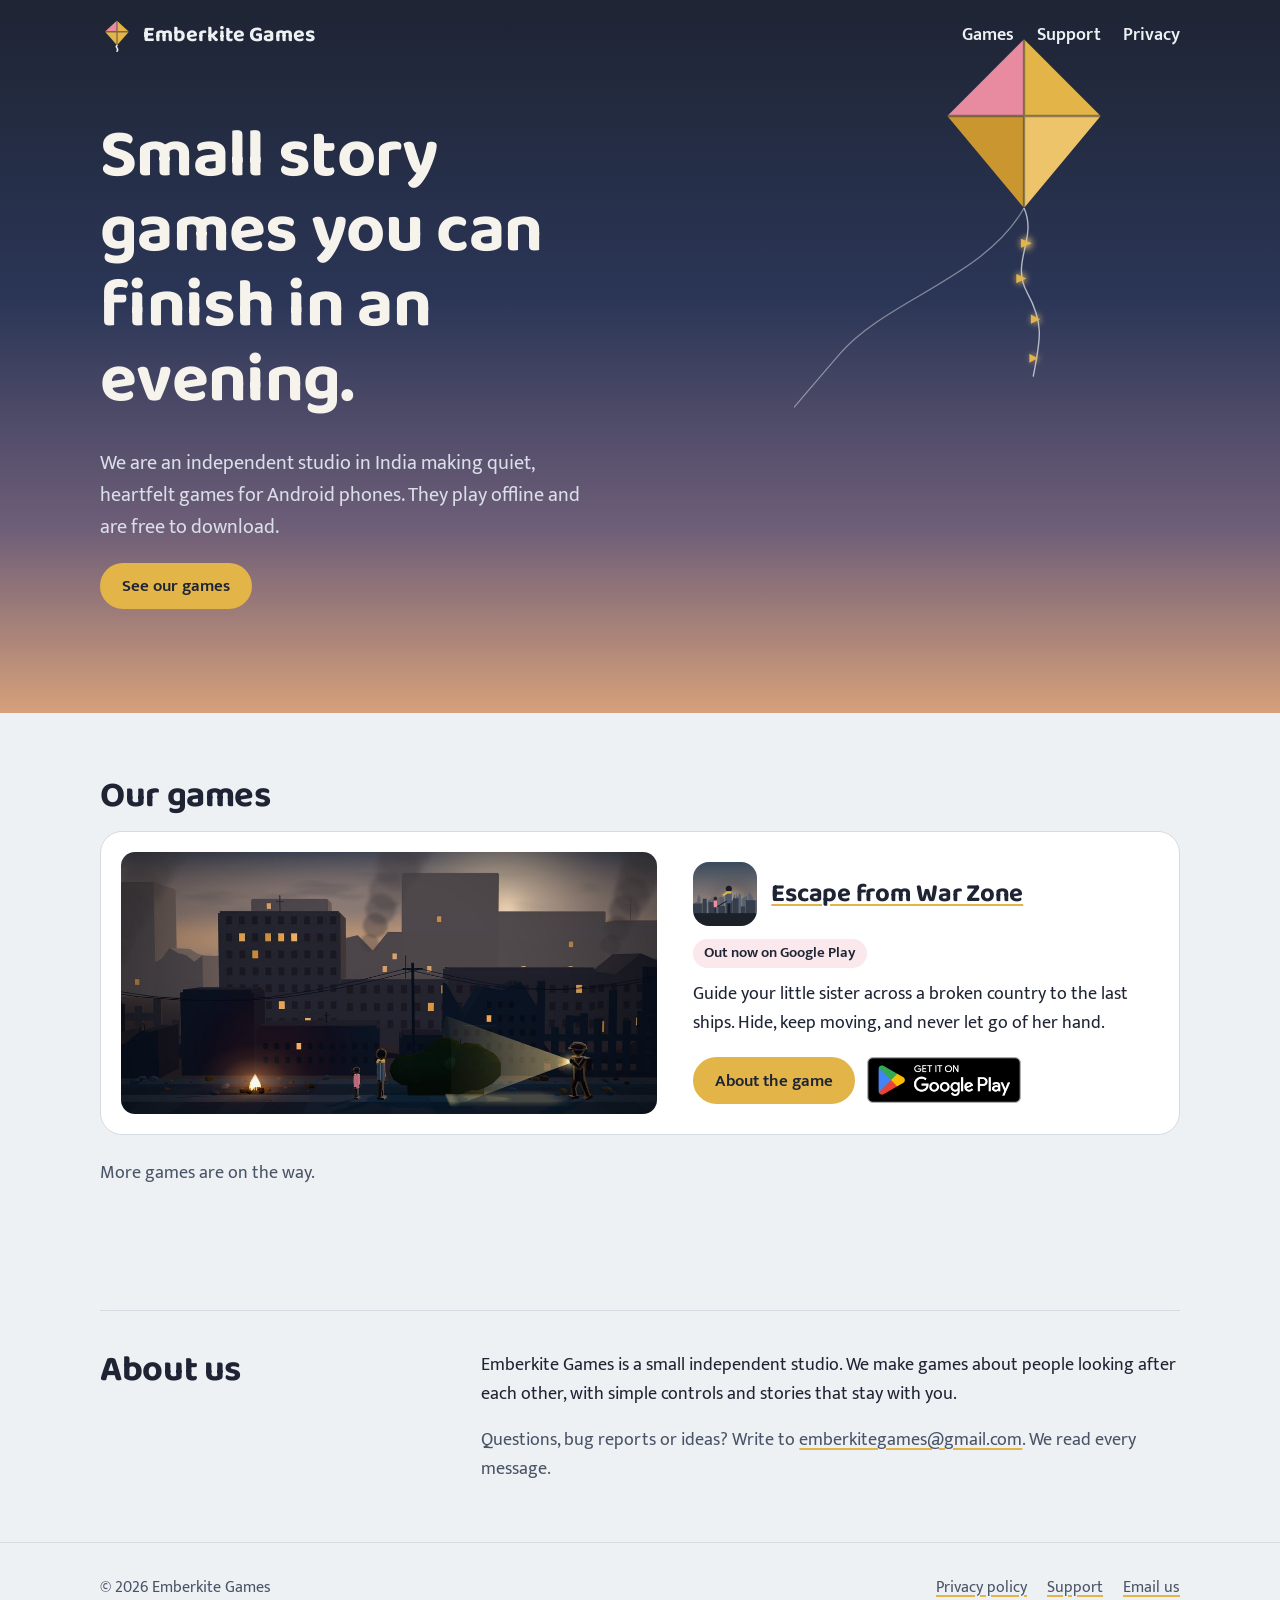
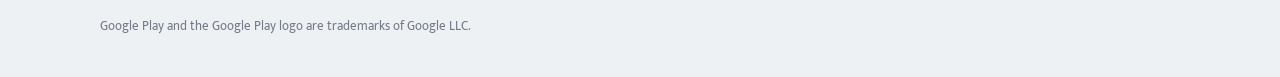
<file: index.html>
<!DOCTYPE html>
<html lang="en">
<head>
<meta charset="utf-8">
<meta name="viewport" content="width=device-width, initial-scale=1">
<title>Emberkite Games</title>
<meta name="description" content="Emberkite Games is an independent studio in India making small, heartfelt story games for Android phones.">
<link rel="icon" href="assets/img/favicon.svg" type="image/svg+xml">
<link rel="apple-touch-icon" href="assets/img/apple-touch-icon.png">
<link rel="stylesheet" href="assets/css/site.css">
<meta property="og:title" content="Emberkite Games">
<meta property="og:description" content="Small story games you can finish in an evening.">
<meta property="og:image" content="https://emberkitegames.github.io/assets/img/og-image.jpg">
<meta name="twitter:card" content="summary_large_image">
</head>
<body>
<a class="skip" href="#main">Skip to content</a>

<div class="hero">
  <header class="site-header on-dusk">
    <div class="wrap">
      <a class="brand" href="./">
        <svg viewBox="0 0 40 40" aria-hidden="true"><path d="M20 2 L34 15 L20 31 L6 15 Z" fill="#E3B448"/><path d="M20 2 L6 15 L20 15 Z" fill="#E98BA0"/><path d="M20 2V31M6 15H34" stroke="#1E2433" stroke-width="1.5" opacity=".5"/><path d="M20 31c-3 2 3 4 0 7" stroke="currentColor" stroke-width="1.8" fill="none" stroke-linecap="round"/></svg>
        Emberkite Games
      </a>
      <nav class="nav" aria-label="Main">
        <a href="#games">Games</a>
        <a href="support.html">Support</a>
        <a href="privacy-policy.html">Privacy</a>
      </nav>
    </div>
  </header>

  <svg class="hero-kite" viewBox="0 0 600 520" aria-hidden="true">
    <defs>
      <filter id="glow" x="-50%" y="-50%" width="200%" height="200%"><feGaussianBlur stdDeviation="5"/></filter>
    </defs>
    <path d="M300 240 C 250 330, 120 360, 60 430 S -10 510, -30 540" fill="none" stroke="#EEF1F4" stroke-opacity=".45" stroke-width="1.6"/>
    <g class="kite-tail">
      <path d="M300 240 C 318 280, 282 310, 304 350 S 322 410, 312 460" fill="none" stroke="#EEF1F4" stroke-opacity=".7" stroke-width="1.8"/>
      <g fill="#FFD27A" filter="url(#glow)" opacity=".9">
        <circle cx="303" cy="286" r="7"/><circle cx="296" cy="332" r="6"/><circle cx="315" cy="385" r="5"/><circle cx="313" cy="436" r="4"/>
      </g>
      <g fill="#E3B448">
        <path d="M296 280 l14 6 -14 6 z"/><path d="M290 326 l13 6 -13 6 z"/><path d="M309 379 l12 6 -12 6 z"/><path d="M307 430 l11 6 -11 6 z"/>
      </g>
    </g>
    <g class="kite-body">
      <path d="M300 20 L400 120 L300 120 Z" fill="#E3B448"/>
      <path d="M300 20 L200 120 L300 120 Z" fill="#E98BA0"/>
      <path d="M200 120 L300 240 L300 120 Z" fill="#C9962F"/>
      <path d="M400 120 L300 240 L300 120 Z" fill="#EDC46A"/>
      <path d="M300 20 V240 M200 120 H400" stroke="#1E2433" stroke-opacity=".45" stroke-width="3"/>
    </g>
  </svg>

  <div class="wrap">
    <div class="hero-inner">
      <h1>Small story games you can finish in an evening.</h1>
      <p>We are an independent studio in India making quiet, heartfelt games for Android phones. They play offline and are free to download.</p>
      <div class="btn-row">
        <a class="btn" href="#games">See our games</a>
      </div>
    </div>
  </div>
</div>

<main id="main">
  <section class="section" id="games" aria-labelledby="games-title">
    <div class="wrap">
      <h2 id="games-title">Our games</h2>

      <!-- GAME START: Escape from War Zone. To add a new game, copy everything from GAME START to GAME END and edit it. -->
      <article class="game">
        <a class="game-art" href="games/escape-from-war-zone.html" tabindex="-1" aria-hidden="true">
          <img src="assets/img/games/escape-from-war-zone/feature.jpg" alt="" width="1024" height="500">
        </a>
        <div class="game-text">
          <div class="game-title">
            <img src="assets/img/games/escape-from-war-zone/icon.png" alt="" width="64" height="64">
            <h3><a href="games/escape-from-war-zone.html">Escape from War Zone</a></h3>
          </div>
          <span class="status">Out now on Google Play</span>
          <p>Guide your little sister across a broken country to the last ships. Hide, keep moving, and never let go of her hand.</p>
          <div class="btn-row">
            <a class="btn" href="games/escape-from-war-zone.html">About the game</a>
            <a class="play-badge" href="https://play.google.com/store/apps/details?id=com.emberkitegames.escapewarzone" target="_blank" rel="noopener"><img src="assets/img/google-play-badge.png" alt="Get it on Google Play" width="646" height="250"></a>
          </div>
        </div>
      </article>
      <!-- GAME END -->

      <p class="next-note muted">More games are on the way.</p>
    </div>
  </section>

  <section class="section-tight">
    <div class="wrap about">
      <h2>About us</h2>
      <div>
        <p>Emberkite Games is a small independent studio. We make games about people looking after each other, with simple controls and stories that stay with you.</p>
        <p class="muted">Questions, bug reports or ideas? Write to <a href="mailto:emberkitegames@gmail.com">emberkitegames@gmail.com</a>. We read every message.</p>
      </div>
    </div>
  </section>
</main>

<footer class="site-footer">
  <div class="wrap">
    <span>© 2026 Emberkite Games</span>
    <nav aria-label="Footer">
      <a href="privacy-policy.html">Privacy policy</a>
      <a href="support.html">Support</a>
      <a href="mailto:emberkitegames@gmail.com">Email us</a>
    </nav>
    <span class="tm">Google Play and the Google Play logo are trademarks of Google LLC.</span>
  </div>
</footer>
</body>
</html>
</file>
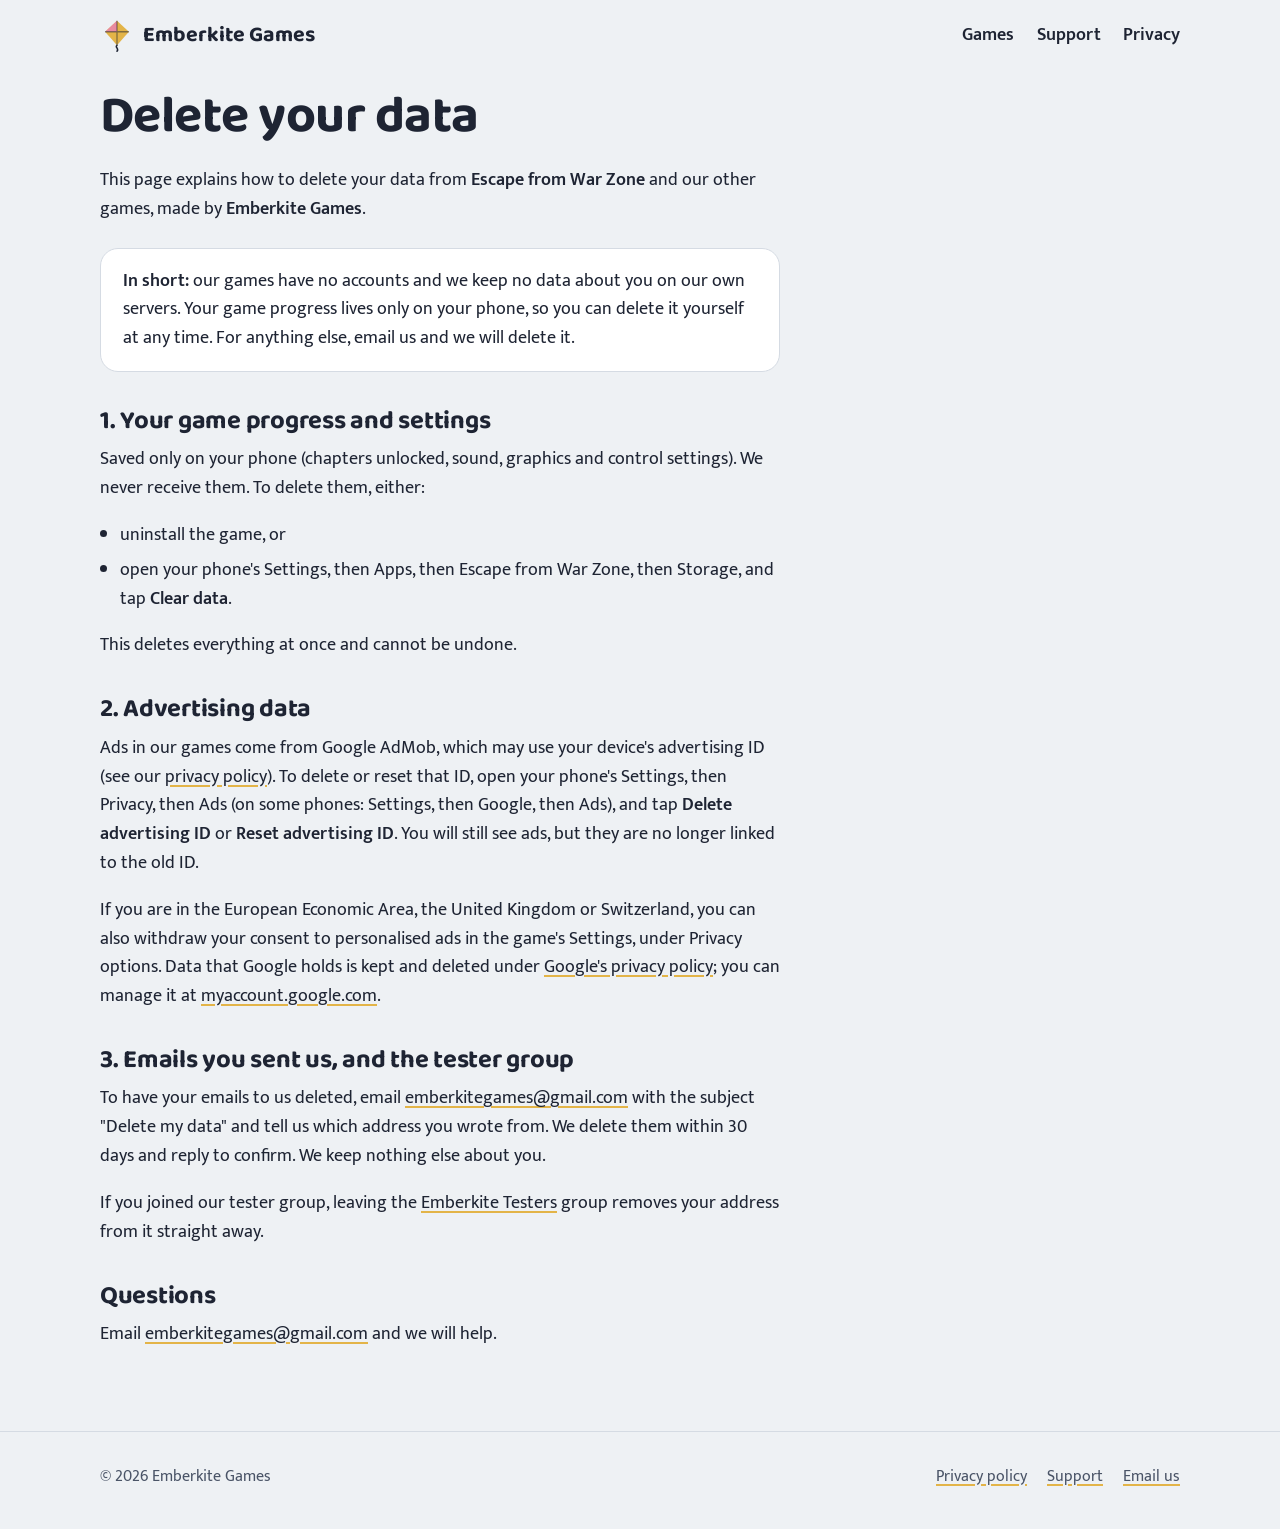
<file: delete-data.html>
<!DOCTYPE html>
<html lang="en">
<head>
<meta charset="utf-8">
<meta name="viewport" content="width=device-width, initial-scale=1">
<title>Delete your data | Emberkite Games</title>
<meta name="description" content="How to delete your data from Escape from War Zone and other Emberkite Games apps.">
<link rel="icon" href="assets/img/favicon.svg" type="image/svg+xml">
<link rel="apple-touch-icon" href="assets/img/apple-touch-icon.png">
<link rel="stylesheet" href="assets/css/site.css">
</head>
<body>
<a class="skip" href="#main">Skip to content</a>
<header class="site-header">
  <div class="wrap">
    <a class="brand" href="./">
      <svg viewBox="0 0 40 40" aria-hidden="true"><path d="M20 2 L34 15 L20 31 L6 15 Z" fill="#E3B448"/><path d="M20 2 L6 15 L20 15 Z" fill="#E98BA0"/><path d="M20 2V31M6 15H34" stroke="#1E2433" stroke-width="1.5" opacity=".5"/><path d="M20 31c-3 2 3 4 0 7" stroke="currentColor" stroke-width="1.8" fill="none" stroke-linecap="round"/></svg>
      Emberkite Games
    </a>
    <nav class="nav" aria-label="Main">
      <a href="./#games">Games</a>
      <a href="support.html">Support</a>
      <a href="privacy-policy.html">Privacy</a>
    </nav>
  </div>
</header>

<main id="main" class="wrap">
  <article class="doc">
    <h1>Delete your data</h1>
    <p>This page explains how to delete your data from <strong>Escape from War Zone</strong> and our other games, made by <strong>Emberkite Games</strong>.</p>

    <div class="summary">
      <p><strong>In short:</strong> our games have no accounts and we keep no data about you on our own servers. Your game progress lives only on your phone, so you can delete it yourself at any time. For anything else, email us and we will delete it.</p>
    </div>

    <h2>1. Your game progress and settings</h2>
    <p>Saved only on your phone (chapters unlocked, sound, graphics and control settings). We never receive them. To delete them, either:</p>
    <ul>
      <li>uninstall the game, or</li>
      <li>open your phone's Settings, then Apps, then Escape from War Zone, then Storage, and tap <strong>Clear data</strong>.</li>
    </ul>
    <p>This deletes everything at once and cannot be undone.</p>

    <h2>2. Advertising data</h2>
    <p>Ads in our games come from Google AdMob, which may use your device's advertising ID (see our <a href="privacy-policy.html">privacy policy</a>). To delete or reset that ID, open your phone's Settings, then Privacy, then Ads (on some phones: Settings, then Google, then Ads), and tap <strong>Delete advertising ID</strong> or <strong>Reset advertising ID</strong>. You will still see ads, but they are no longer linked to the old ID.</p>
    <p>If you are in the European Economic Area, the United Kingdom or Switzerland, you can also withdraw your consent to personalised ads in the game's Settings, under Privacy options. Data that Google holds is kept and deleted under <a href="https://policies.google.com/privacy">Google's privacy policy</a>; you can manage it at <a href="https://myaccount.google.com/data-and-privacy">myaccount.google.com</a>.</p>

    <h2>3. Emails you sent us, and the tester group</h2>
    <p>To have your emails to us deleted, email <a href="mailto:emberkitegames@gmail.com?subject=Delete%20my%20data">emberkitegames@gmail.com</a> with the subject "Delete my data" and tell us which address you wrote from. We delete them within 30 days and reply to confirm. We keep nothing else about you.</p>
    <p>If you joined our tester group, leaving the <a href="https://groups.google.com/g/emberkite-testers" target="_blank" rel="noopener">Emberkite Testers</a> group removes your address from it straight away.</p>

    <h2>Questions</h2>
    <p>Email <a href="mailto:emberkitegames@gmail.com">emberkitegames@gmail.com</a> and we will help.</p>
  </article>
</main>

<footer class="site-footer">
  <div class="wrap">
    <span>© 2026 Emberkite Games</span>
    <nav aria-label="Footer">
      <a href="privacy-policy.html">Privacy policy</a>
      <a href="support.html">Support</a>
      <a href="mailto:emberkitegames@gmail.com">Email us</a>
    </nav>
  </div>
</footer>
</body>
</html>
</file>
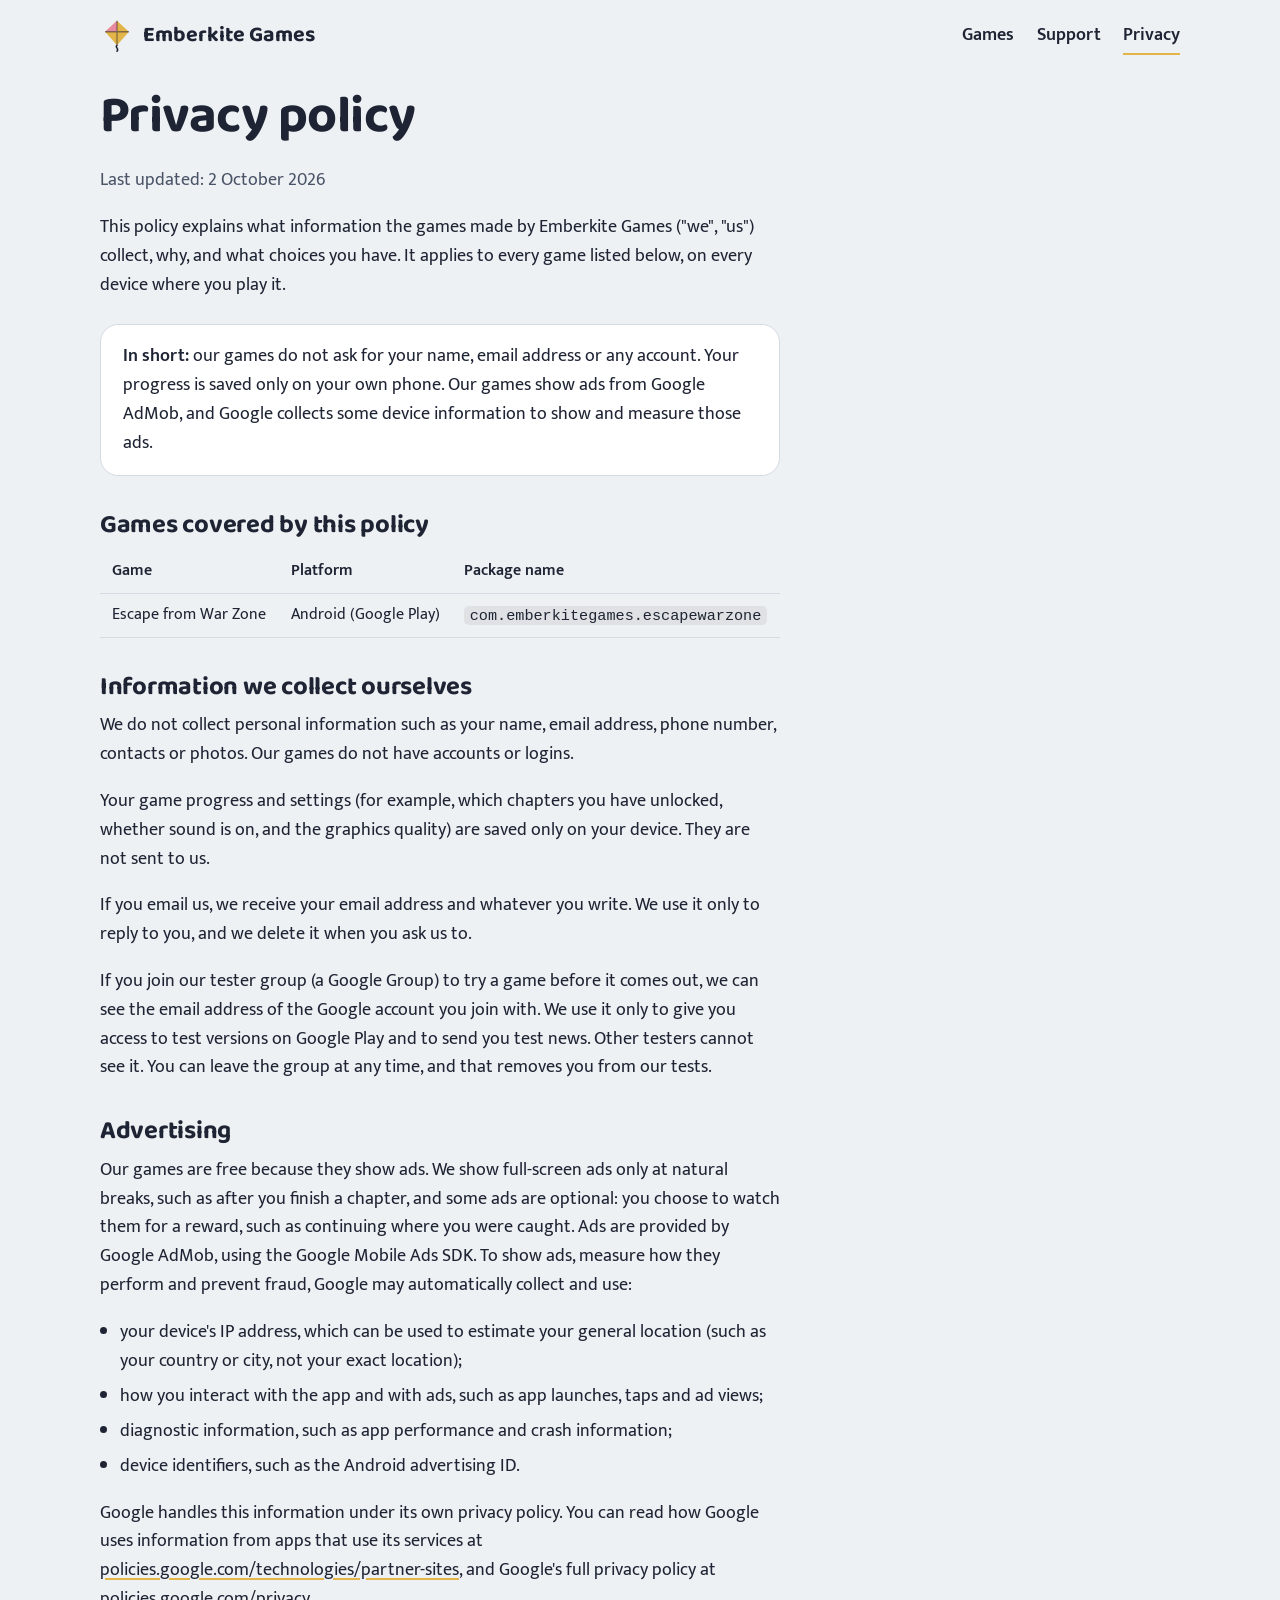
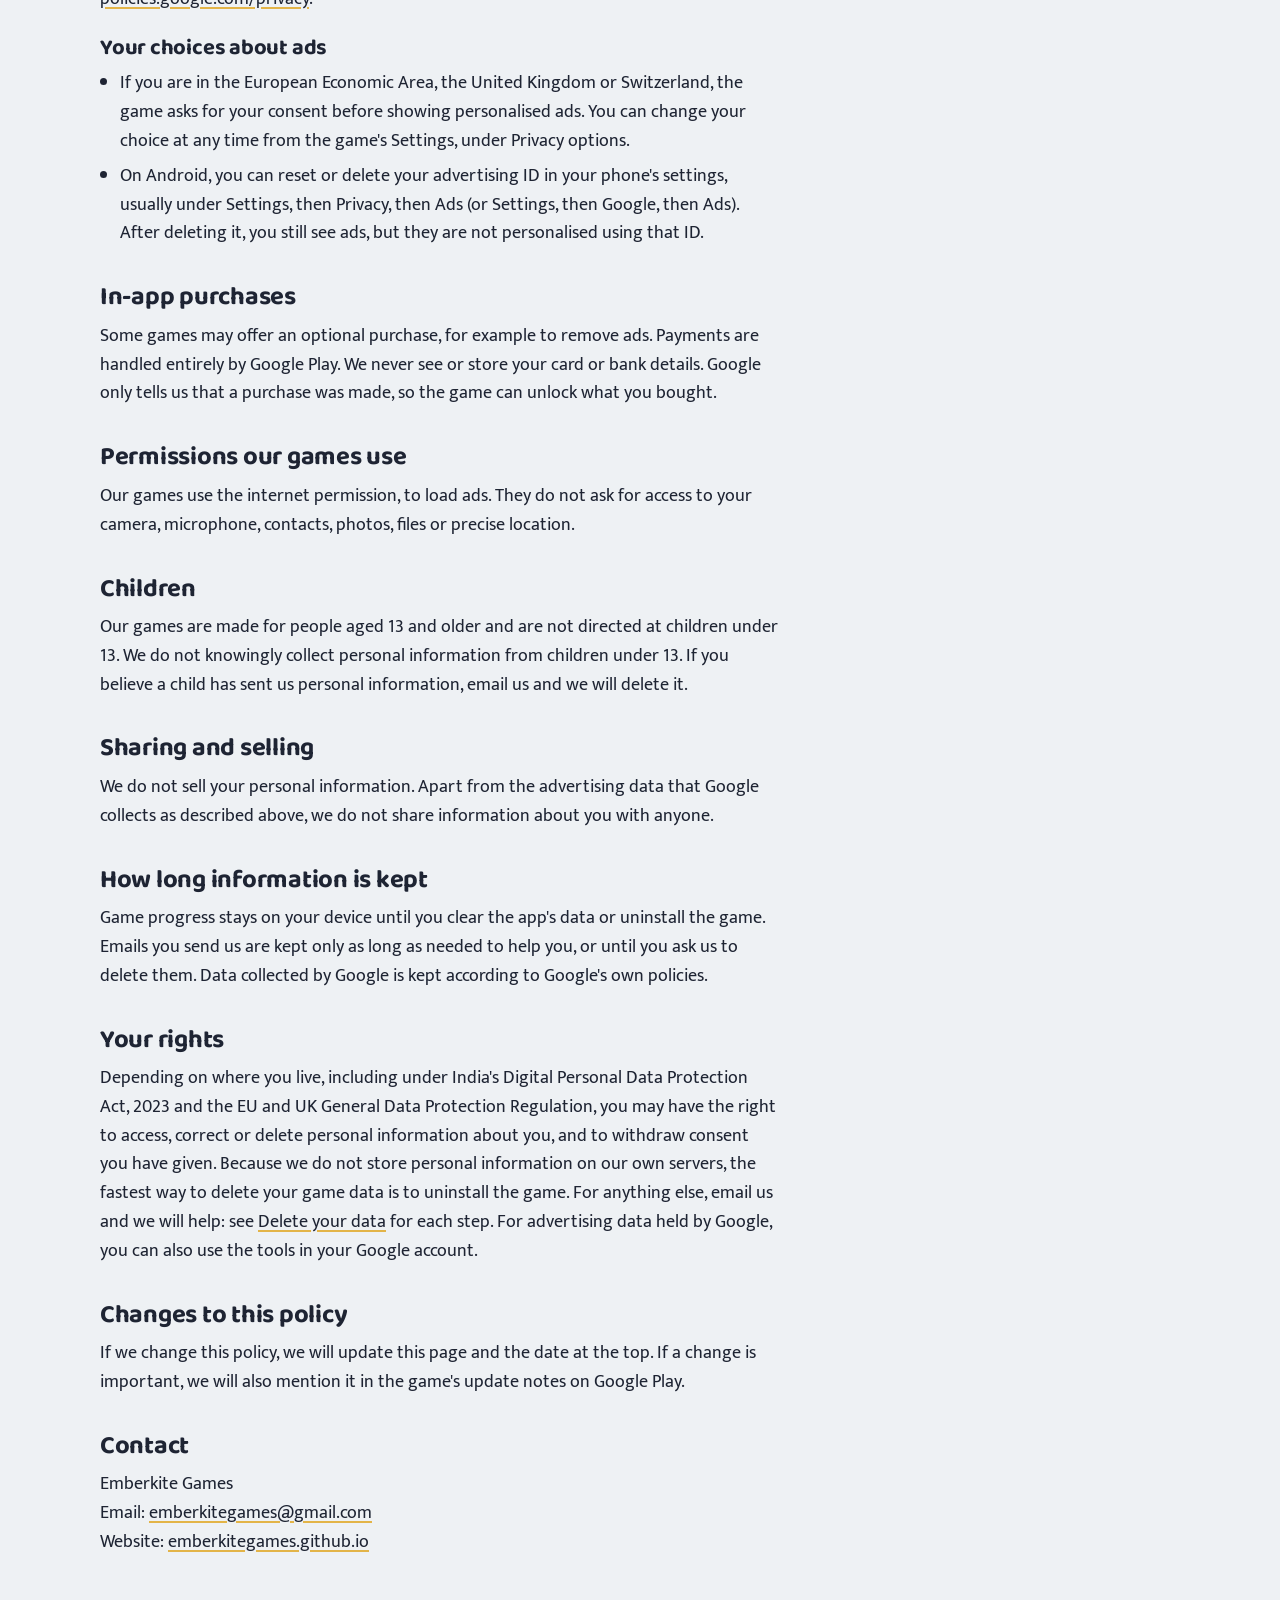
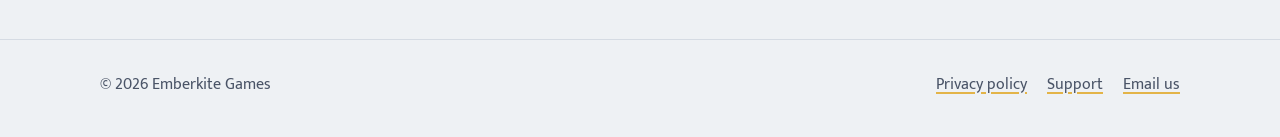
<file: privacy-policy.html>
<!DOCTYPE html>
<html lang="en">
<head>
<meta charset="utf-8">
<meta name="viewport" content="width=device-width, initial-scale=1">
<title>Privacy policy | Emberkite Games</title>
<meta name="description" content="The privacy policy for all games made by Emberkite Games.">
<link rel="icon" href="assets/img/favicon.svg" type="image/svg+xml">
<link rel="apple-touch-icon" href="assets/img/apple-touch-icon.png">
<link rel="stylesheet" href="assets/css/site.css">
</head>
<body>
<a class="skip" href="#main">Skip to content</a>
<header class="site-header">
  <div class="wrap">
    <a class="brand" href="./">
      <svg viewBox="0 0 40 40" aria-hidden="true"><path d="M20 2 L34 15 L20 31 L6 15 Z" fill="#E3B448"/><path d="M20 2 L6 15 L20 15 Z" fill="#E98BA0"/><path d="M20 2V31M6 15H34" stroke="#1E2433" stroke-width="1.5" opacity=".5"/><path d="M20 31c-3 2 3 4 0 7" stroke="currentColor" stroke-width="1.8" fill="none" stroke-linecap="round"/></svg>
      Emberkite Games
    </a>
    <nav class="nav" aria-label="Main">
      <a href="./#games">Games</a>
      <a href="support.html">Support</a>
      <a href="privacy-policy.html" aria-current="page">Privacy</a>
    </nav>
  </div>
</header>

<main id="main" class="wrap">
  <article class="doc">
    <h1>Privacy policy</h1>
    <p class="updated">Last updated: 2 October 2026</p>

    <p>This policy explains what information the games made by Emberkite Games ("we", "us") collect, why, and what choices you have. It applies to every game listed below, on every device where you play it.</p>

    <div class="summary">
      <p><strong>In short:</strong> our games do not ask for your name, email address or any account. Your progress is saved only on your own phone. Our games show ads from Google AdMob, and Google collects some device information to show and measure those ads.</p>
    </div>

    <h2>Games covered by this policy</h2>
    <div class="table-scroll">
      <table>
        <thead><tr><th>Game</th><th>Platform</th><th>Package name</th></tr></thead>
        <tbody>
          <!-- Add one row here for every new game. -->
          <tr><td>Escape from War Zone</td><td>Android (Google Play)</td><td><code>com.emberkitegames.escapewarzone</code></td></tr>
        </tbody>
      </table>
    </div>

    <h2>Information we collect ourselves</h2>
    <p>We do not collect personal information such as your name, email address, phone number, contacts or photos. Our games do not have accounts or logins.</p>
    <p>Your game progress and settings (for example, which chapters you have unlocked, whether sound is on, and the graphics quality) are saved only on your device. They are not sent to us.</p>
    <p>If you email us, we receive your email address and whatever you write. We use it only to reply to you, and we delete it when you ask us to.</p>
    <p>If you join our tester group (a Google Group) to try a game before it comes out, we can see the email address of the Google account you join with. We use it only to give you access to test versions on Google Play and to send you test news. Other testers cannot see it. You can leave the group at any time, and that removes you from our tests.</p>

    <h2>Advertising</h2>
    <p>Our games are free because they show ads. We show full-screen ads only at natural breaks, such as after you finish a chapter, and some ads are optional: you choose to watch them for a reward, such as continuing where you were caught. Ads are provided by Google AdMob, using the Google Mobile Ads SDK. To show ads, measure how they perform and prevent fraud, Google may automatically collect and use:</p>
    <ul>
      <li>your device's IP address, which can be used to estimate your general location (such as your country or city, not your exact location);</li>
      <li>how you interact with the app and with ads, such as app launches, taps and ad views;</li>
      <li>diagnostic information, such as app performance and crash information;</li>
      <li>device identifiers, such as the Android advertising ID.</li>
    </ul>
    <p>Google handles this information under its own privacy policy. You can read how Google uses information from apps that use its services at <a href="https://policies.google.com/technologies/partner-sites">policies.google.com/technologies/partner-sites</a>, and Google's full privacy policy at <a href="https://policies.google.com/privacy">policies.google.com/privacy</a>.</p>

    <h3>Your choices about ads</h3>
    <ul>
      <li>If you are in the European Economic Area, the United Kingdom or Switzerland, the game asks for your consent before showing personalised ads. You can change your choice at any time from the game's Settings, under Privacy options.</li>
      <li>On Android, you can reset or delete your advertising ID in your phone's settings, usually under Settings, then Privacy, then Ads (or Settings, then Google, then Ads). After deleting it, you still see ads, but they are not personalised using that ID.</li>
    </ul>

    <h2>In-app purchases</h2>
    <p>Some games may offer an optional purchase, for example to remove ads. Payments are handled entirely by Google Play. We never see or store your card or bank details. Google only tells us that a purchase was made, so the game can unlock what you bought.</p>

    <h2>Permissions our games use</h2>
    <p>Our games use the internet permission, to load ads. They do not ask for access to your camera, microphone, contacts, photos, files or precise location.</p>

    <h2>Children</h2>
    <p>Our games are made for people aged 13 and older and are not directed at children under 13. We do not knowingly collect personal information from children under 13. If you believe a child has sent us personal information, email us and we will delete it.</p>

    <h2>Sharing and selling</h2>
    <p>We do not sell your personal information. Apart from the advertising data that Google collects as described above, we do not share information about you with anyone.</p>

    <h2>How long information is kept</h2>
    <p>Game progress stays on your device until you clear the app's data or uninstall the game. Emails you send us are kept only as long as needed to help you, or until you ask us to delete them. Data collected by Google is kept according to Google's own policies.</p>

    <h2>Your rights</h2>
    <p>Depending on where you live, including under India's Digital Personal Data Protection Act, 2023 and the EU and UK General Data Protection Regulation, you may have the right to access, correct or delete personal information about you, and to withdraw consent you have given. Because we do not store personal information on our own servers, the fastest way to delete your game data is to uninstall the game. For anything else, email us and we will help: see <a href="delete-data.html">Delete your data</a> for each step. For advertising data held by Google, you can also use the tools in your Google account.</p>

    <h2>Changes to this policy</h2>
    <p>If we change this policy, we will update this page and the date at the top. If a change is important, we will also mention it in the game's update notes on Google Play.</p>

    <h2>Contact</h2>
    <p>Emberkite Games<br>
    Email: <a href="mailto:emberkitegames@gmail.com">emberkitegames@gmail.com</a><br>
    Website: <a href="https://emberkitegames.github.io">emberkitegames.github.io</a></p>
  </article>
</main>

<footer class="site-footer">
  <div class="wrap">
    <span>© 2026 Emberkite Games</span>
    <nav aria-label="Footer">
      <a href="privacy-policy.html">Privacy policy</a>
      <a href="support.html">Support</a>
      <a href="mailto:emberkitegames@gmail.com">Email us</a>
    </nav>
  </div>
</footer>
</body>
</html>
</file>
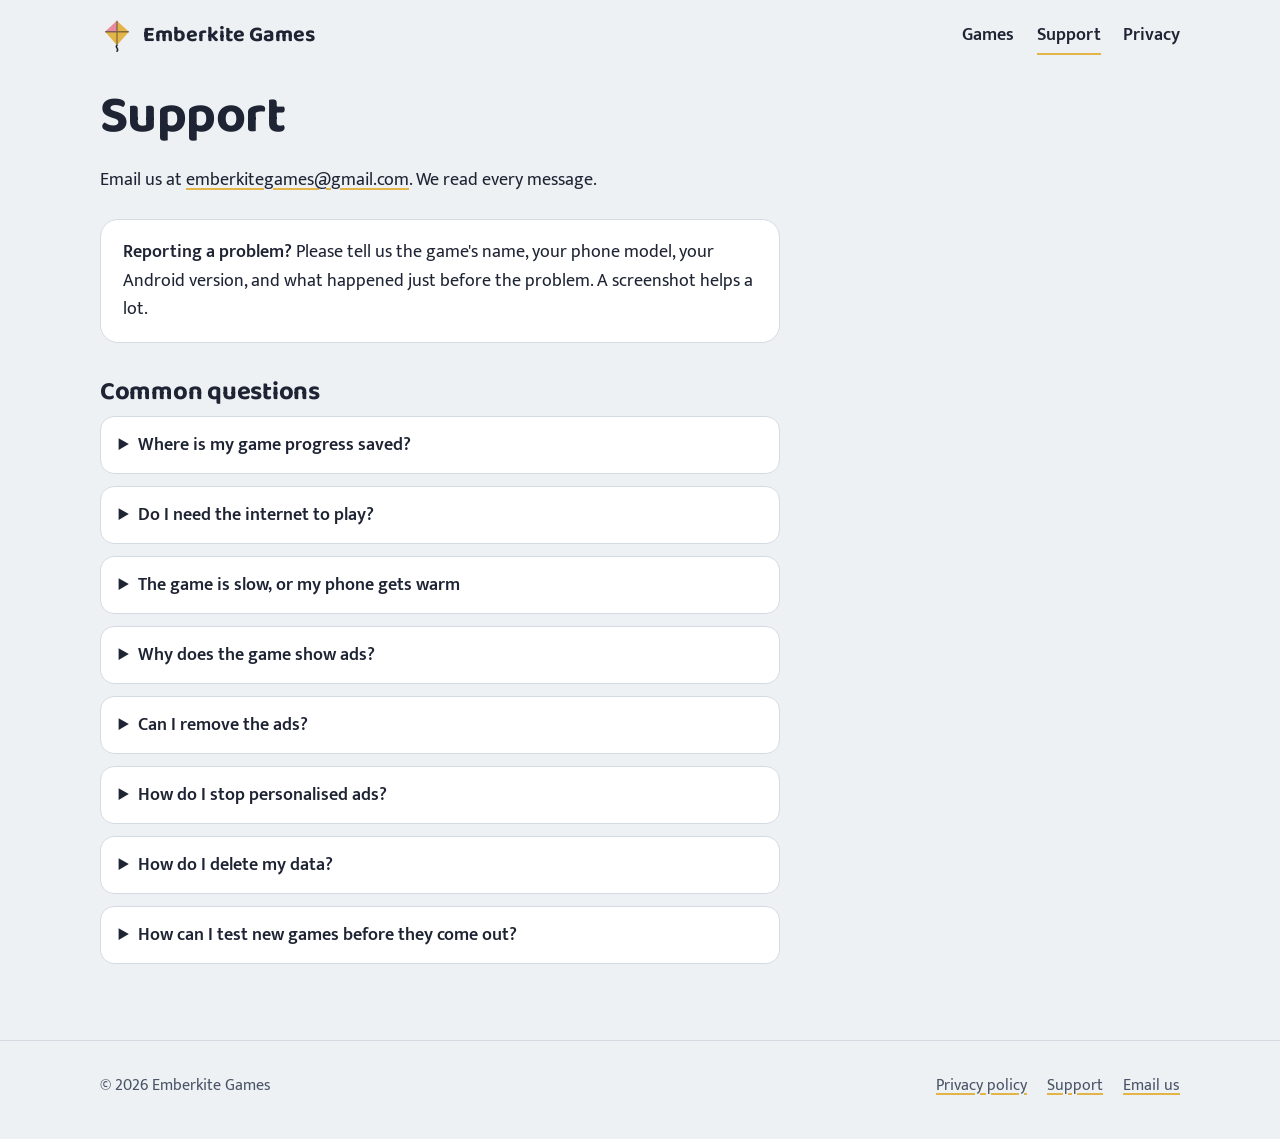
<file: support.html>
<!DOCTYPE html>
<html lang="en">
<head>
<meta charset="utf-8">
<meta name="viewport" content="width=device-width, initial-scale=1">
<title>Support | Emberkite Games</title>
<meta name="description" content="Get help with Emberkite games: contact us, report a problem, and common questions.">
<link rel="icon" href="assets/img/favicon.svg" type="image/svg+xml">
<link rel="apple-touch-icon" href="assets/img/apple-touch-icon.png">
<link rel="stylesheet" href="assets/css/site.css">
</head>
<body>
<a class="skip" href="#main">Skip to content</a>
<header class="site-header">
  <div class="wrap">
    <a class="brand" href="./">
      <svg viewBox="0 0 40 40" aria-hidden="true"><path d="M20 2 L34 15 L20 31 L6 15 Z" fill="#E3B448"/><path d="M20 2 L6 15 L20 15 Z" fill="#E98BA0"/><path d="M20 2V31M6 15H34" stroke="#1E2433" stroke-width="1.5" opacity=".5"/><path d="M20 31c-3 2 3 4 0 7" stroke="currentColor" stroke-width="1.8" fill="none" stroke-linecap="round"/></svg>
      Emberkite Games
    </a>
    <nav class="nav" aria-label="Main">
      <a href="./#games">Games</a>
      <a href="support.html" aria-current="page">Support</a>
      <a href="privacy-policy.html">Privacy</a>
    </nav>
  </div>
</header>

<main id="main" class="wrap">
  <article class="doc">
    <h1>Support</h1>
    <p>Email us at <a href="mailto:emberkitegames@gmail.com?subject=Help%20with%20a%20game">emberkitegames@gmail.com</a>. We read every message.</p>

    <div class="summary">
      <p><strong>Reporting a problem?</strong> Please tell us the game's name, your phone model, your Android version, and what happened just before the problem. A screenshot helps a lot.</p>
    </div>

    <h2>Common questions</h2>

    <details>
      <summary>Where is my game progress saved?</summary>
      <p>On your phone only. If you uninstall the game or clear its data, your progress is deleted and cannot be brought back.</p>
    </details>

    <details>
      <summary>Do I need the internet to play?</summary>
      <p>No. Our games work offline. The internet is only used to load ads when it is available.</p>
    </details>

    <details>
      <summary>The game is slow, or my phone gets warm</summary>
      <p>The game lowers its graphics quality by itself on slower phones. You can also choose it yourself: pause the game and open Graphics. The lowest setting uses the simple 2D view, which runs on almost any phone.</p>
    </details>

    <details>
      <summary>Why does the game show ads?</summary>
      <p>Ads keep our games free. We show them only at natural breaks, such as after you finish a chapter, and never in the middle of play. Some ads are optional: you choose to watch them for a reward.</p>
    </details>

    <details>
      <summary>Can I remove the ads?</summary>
      <p>If a game offers a "Remove ads" purchase, you will find it in the game's main menu. It is a one-time payment made through Google Play.</p>
    </details>

    <details>
      <summary>How do I stop personalised ads?</summary>
      <p>On your Android phone, open Settings, then Privacy, then Ads (on some phones: Settings, then Google, then Ads), and reset or delete your advertising ID. If you are in Europe or the UK, you can also change your choice in the game's Settings, under Privacy options.</p>
    </details>

    <details>
      <summary>How do I delete my data?</summary>
      <p>We do not store your data on our servers. Uninstalling the game deletes everything it saved on your phone. If you have emailed us and want that email deleted, write to us and we will do it. Step by step: <a href="delete-data.html">Delete your data</a>.</p>
    </details>

    <details>
      <summary>How can I test new games before they come out?</summary>
      <p>Join our tester group, <a href="https://groups.google.com/g/emberkite-testers" target="_blank" rel="noopener">Emberkite Testers</a>, with the Gmail address you use on Google Play. When a test opens, we send the group a link to install the game. You can leave the group at any time.</p>
    </details>
  </article>
</main>

<footer class="site-footer">
  <div class="wrap">
    <span>© 2026 Emberkite Games</span>
    <nav aria-label="Footer">
      <a href="privacy-policy.html">Privacy policy</a>
      <a href="support.html">Support</a>
      <a href="mailto:emberkitegames@gmail.com">Email us</a>
    </nav>
  </div>
</footer>
</body>
</html>
</file>
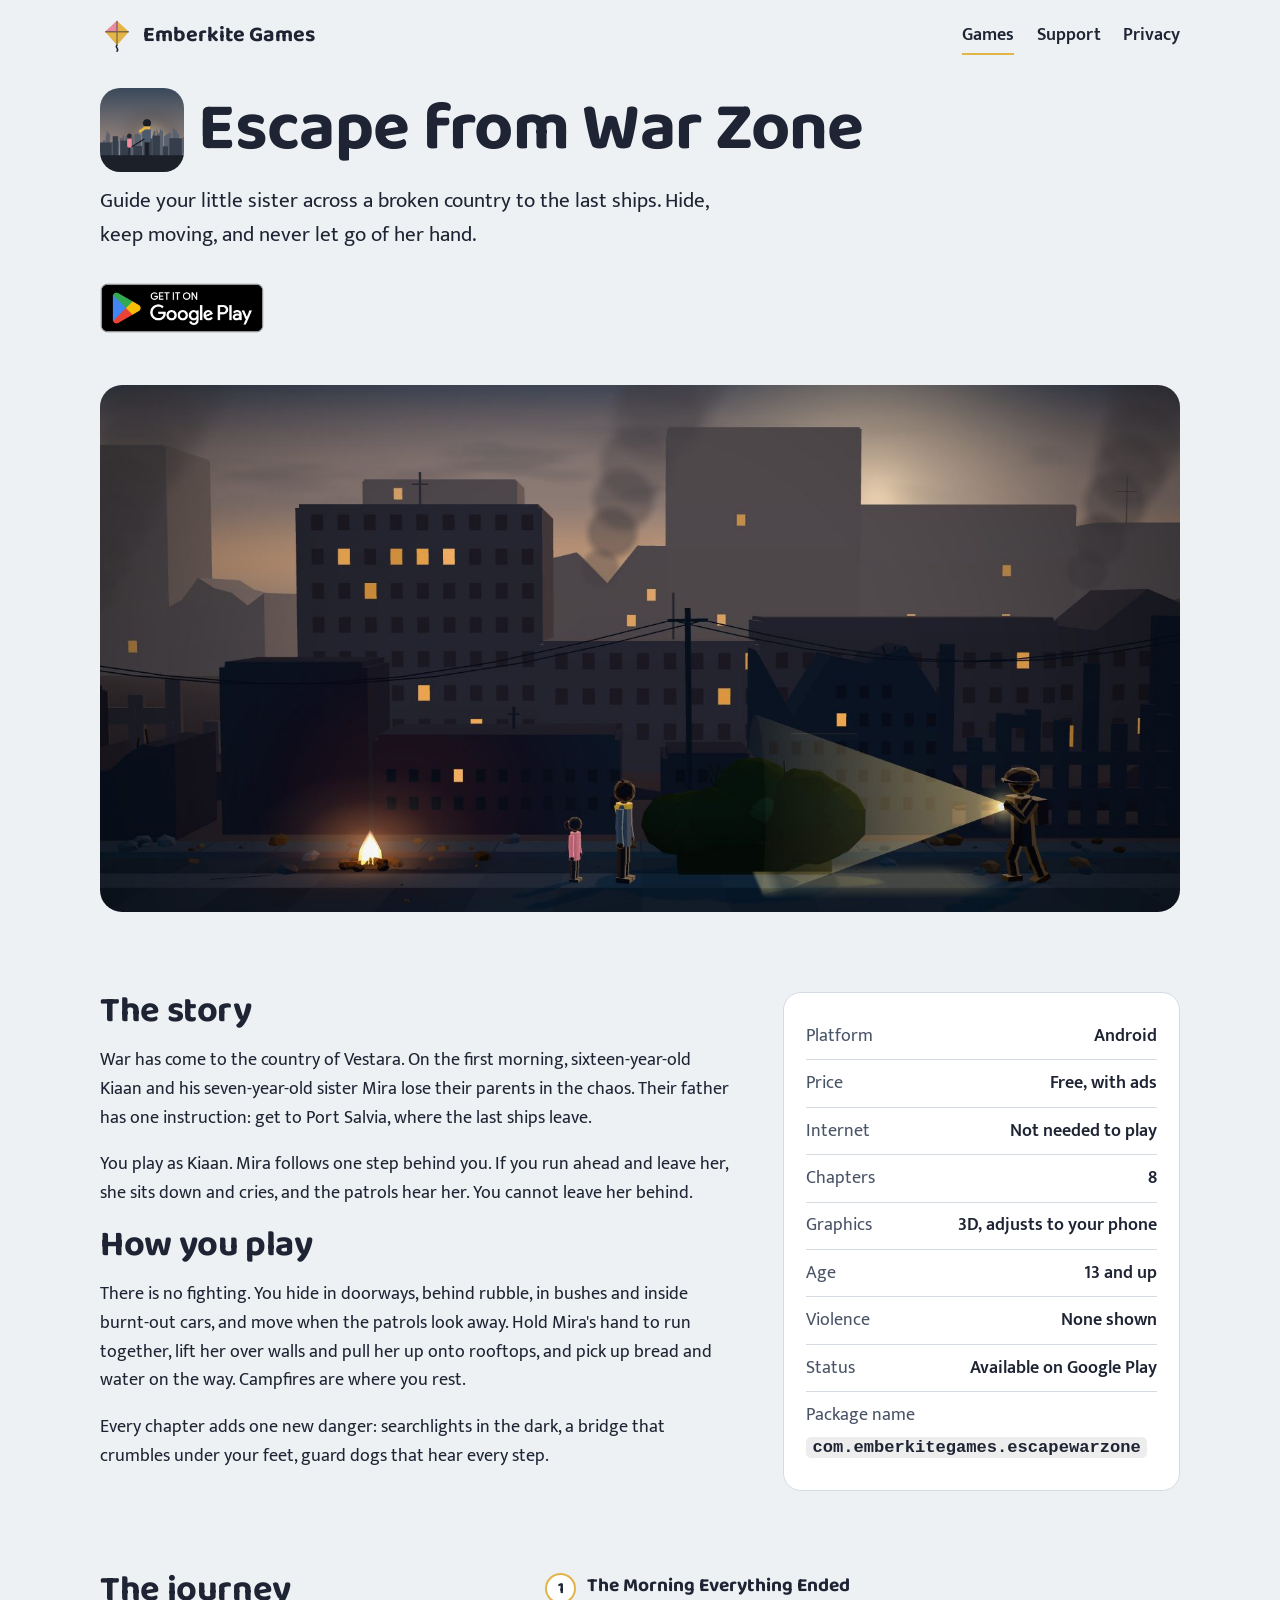
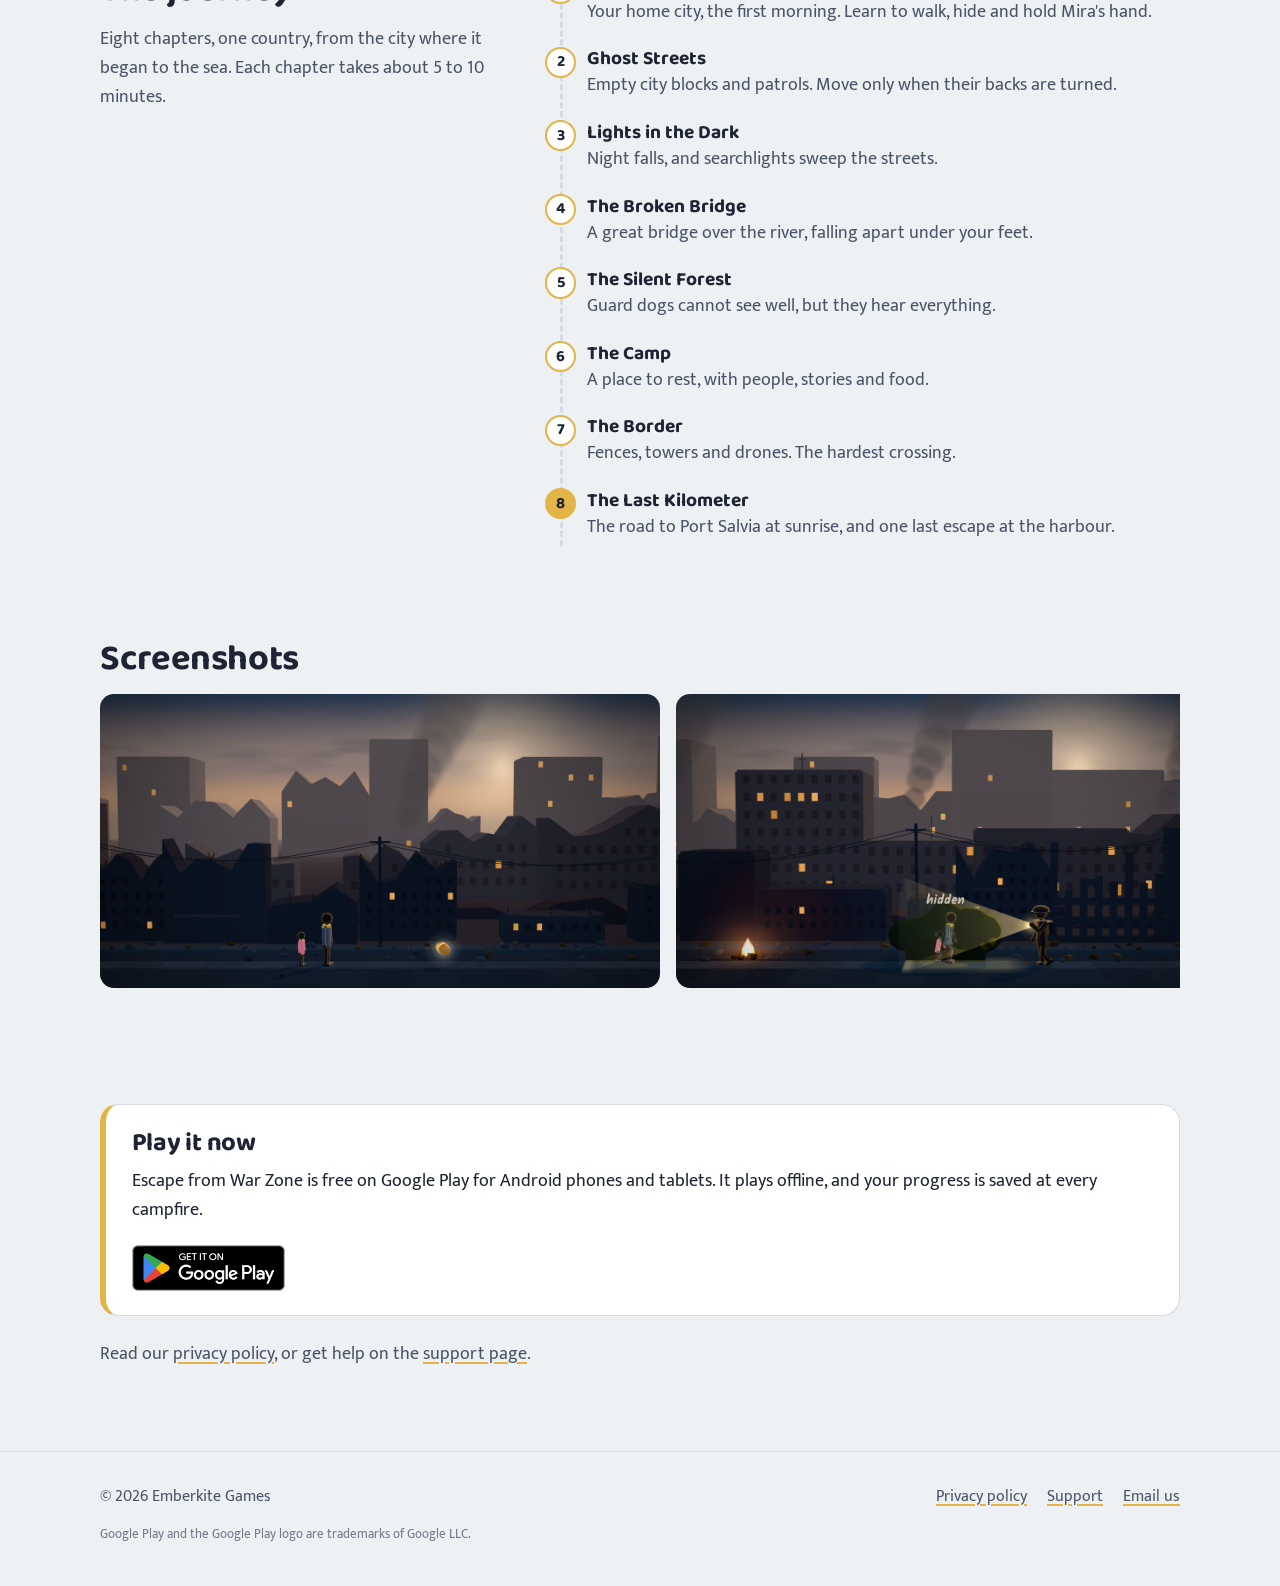
<file: games/escape-from-war-zone.html>
<!DOCTYPE html>
<html lang="en">
<head>
<meta charset="utf-8">
<meta name="viewport" content="width=device-width, initial-scale=1">
<title>Escape from War Zone | Emberkite Games</title>
<meta name="description" content="A story game for Android. Guide your little sister across a broken country to the last ships. No fighting: you hide, run and survive.">
<link rel="icon" href="../assets/img/favicon.svg" type="image/svg+xml">
<link rel="stylesheet" href="../assets/css/site.css">
<meta property="og:title" content="Escape from War Zone">
<meta property="og:description" content="Guide your little sister across a broken country to the last ships.">
<meta property="og:image" content="https://emberkitegames.github.io/assets/img/og-image.jpg">
<meta name="twitter:card" content="summary_large_image">
<link rel="apple-touch-icon" href="../assets/img/apple-touch-icon.png">
</head>
<body>
<a class="skip" href="#main">Skip to content</a>
<header class="site-header">
  <div class="wrap">
    <a class="brand" href="../">
      <svg viewBox="0 0 40 40" aria-hidden="true"><path d="M20 2 L34 15 L20 31 L6 15 Z" fill="#E3B448"/><path d="M20 2 L6 15 L20 15 Z" fill="#E98BA0"/><path d="M20 2V31M6 15H34" stroke="#1E2433" stroke-width="1.5" opacity=".5"/><path d="M20 31c-3 2 3 4 0 7" stroke="currentColor" stroke-width="1.8" fill="none" stroke-linecap="round"/></svg>
      Emberkite Games
    </a>
    <nav class="nav" aria-label="Main">
      <a href="../#games" aria-current="page">Games</a>
      <a href="../support.html">Support</a>
      <a href="../privacy-policy.html">Privacy</a>
    </nav>
  </div>
</header>

<main id="main">
  <section class="game-hero">
    <div class="wrap">
      <div class="game-title">
        <img src="../assets/img/games/escape-from-war-zone/icon.png" alt="Escape from War Zone icon" width="84" height="84">
        <h1>Escape from War Zone</h1>
      </div>
      <p class="lead">Guide your little sister across a broken country to the last ships. Hide, keep moving, and never let go of her hand.</p>
      <a class="play-badge" href="https://play.google.com/store/apps/details?id=com.emberkitegames.escapewarzone" target="_blank" rel="noopener"><img src="../assets/img/google-play-badge.png" alt="Get it on Google Play" width="646" height="250"></a>
      <div class="banner">
        <img src="../assets/img/games/escape-from-war-zone/banner.jpg" alt="Kiaan and his little sister Mira stand by a campfire at dusk while a patrol's lamp sweeps toward the bush where they could hide" width="1600" height="780">
      </div>
    </div>
  </section>

  <section class="section-tight">
    <div class="wrap cols">
      <div>
        <h2>The story</h2>
        <p>War has come to the country of Vestara. On the first morning, sixteen-year-old Kiaan and his seven-year-old sister Mira lose their parents in the chaos. Their father has one instruction: get to Port Salvia, where the last ships leave.</p>
        <p>You play as Kiaan. Mira follows one step behind you. If you run ahead and leave her, she sits down and cries, and the patrols hear her. You cannot leave her behind.</p>
        <h2>How you play</h2>
        <p>There is no fighting. You hide in doorways, behind rubble, in bushes and inside burnt-out cars, and move when the patrols look away. Hold Mira's hand to run together, lift her over walls and pull her up onto rooftops, and pick up bread and water on the way. Campfires are where you rest.</p>
        <p>Every chapter adds one new danger: searchlights in the dark, a bridge that crumbles under your feet, guard dogs that hear every step.</p>
      </div>
      <dl class="facts" aria-label="Game details">
        <div><dt>Platform</dt><dd>Android</dd></div>
        <div><dt>Price</dt><dd>Free, with ads</dd></div>
        <div><dt>Internet</dt><dd>Not needed to play</dd></div>
        <div><dt>Chapters</dt><dd>8</dd></div>
        <div><dt>Graphics</dt><dd>3D, adjusts to your phone</dd></div>
        <div><dt>Age</dt><dd>13 and up</dd></div>
        <div><dt>Violence</dt><dd>None shown</dd></div>
        <div><dt>Status</dt><dd>Available on Google Play</dd></div>
        <div class="stack"><dt>Package name</dt><dd><code>com.emberkitegames.escapewarzone</code></dd></div>
      </dl>
    </div>
  </section>

  <section class="section-tight" aria-labelledby="journey-title">
    <div class="wrap journey-wrap">
      <div>
        <h2 id="journey-title">The journey</h2>
        <p class="muted">Eight chapters, one country, from the city where it began to the sea. Each chapter takes about 5 to 10 minutes.</p>
      </div>
      <ol class="journey">
        <li><b>The Morning Everything Ended</b><span>Your home city, the first morning. Learn to walk, hide and hold Mira's hand.</span></li>
        <li><b>Ghost Streets</b><span>Empty city blocks and patrols. Move only when their backs are turned.</span></li>
        <li><b>Lights in the Dark</b><span>Night falls, and searchlights sweep the streets.</span></li>
        <li><b>The Broken Bridge</b><span>A great bridge over the river, falling apart under your feet.</span></li>
        <li><b>The Silent Forest</b><span>Guard dogs cannot see well, but they hear everything.</span></li>
        <li><b>The Camp</b><span>A place to rest, with people, stories and food.</span></li>
        <li><b>The Border</b><span>Fences, towers and drones. The hardest crossing.</span></li>
        <li class="journey-end"><b>The Last Kilometer</b><span>The road to Port Salvia at sunrise, and one last escape at the harbour.</span></li>
      </ol>
    </div>
  </section>

  <section class="section-tight" aria-labelledby="shots-title">
    <div class="wrap">
      <h2 id="shots-title">Screenshots</h2>
      <div class="shots" tabindex="0" aria-label="Screenshots, scroll sideways">
        <img src="../assets/img/games/escape-from-war-zone/screen-1.jpg" alt="Kiaan and Mira at the start of their journey, with a loaf of bread on the street ahead" width="1280" height="672" loading="lazy">
        <img src="../assets/img/games/escape-from-war-zone/screen-2.jpg" alt="Hiding in a bush as a patrol walks past with his lamp" width="1280" height="672" loading="lazy">
        <img src="../assets/img/games/escape-from-war-zone/screen-3.jpg" alt="A patrol's lamp lights up the street next to a burnt-out car" width="1280" height="672" loading="lazy">
        <img src="../assets/img/games/escape-from-war-zone/screen-4.jpg" alt="Resting by a campfire on a rooftop, above the patrols" width="1280" height="672" loading="lazy">
      </div>
    </div>
  </section>

  <section class="section">
    <div class="wrap">
      <div class="callout">
        <h2>Play it now</h2>
        <p>Escape from War Zone is free on Google Play for Android phones and tablets. It plays offline, and your progress is saved at every campfire.</p>
        <div class="btn-row">
          <a class="play-badge" href="https://play.google.com/store/apps/details?id=com.emberkitegames.escapewarzone" target="_blank" rel="noopener"><img src="../assets/img/google-play-badge.png" alt="Get it on Google Play" width="646" height="250"></a>
        </div>
      </div>
      <p class="muted" style="margin-top:1.5rem">Read our <a href="../privacy-policy.html">privacy policy</a>, or get help on the <a href="../support.html">support page</a>.</p>
    </div>
  </section>
</main>

<footer class="site-footer">
  <div class="wrap">
    <span>© 2026 Emberkite Games</span>
    <nav aria-label="Footer">
      <a href="../privacy-policy.html">Privacy policy</a>
      <a href="../support.html">Support</a>
      <a href="mailto:emberkitegames@gmail.com">Email us</a>
    </nav>
    <span class="tm">Google Play and the Google Play logo are trademarks of Google LLC.</span>
  </div>
</footer>
</body>
</html>
</file>
<file: assets/css/site.css>
/* Emberkite Games — shared styles for every page */

@font-face { font-family: 'Baloo 2'; font-style: normal; font-weight: 700; font-display: swap; src: url(../fonts/baloo2-700-latin.woff2) format('woff2'); }
@font-face { font-family: 'Mukta'; font-style: normal; font-weight: 400; font-display: swap; src: url(../fonts/mukta-400-latin.woff2) format('woff2'); }
@font-face { font-family: 'Mukta'; font-style: normal; font-weight: 600; font-display: swap; src: url(../fonts/mukta-600-latin.woff2) format('woff2'); }

:root {
  --mist: #EEF1F4;        /* page background */
  --surface: #FFFFFF;     /* raised panels */
  --ink: #1E2433;         /* text, dusk */
  --ink-soft: #4A5467;    /* secondary text */
  --line: #D5DBE3;        /* borders */
  --ember: #E3B448;       /* buttons, highlights */
  --rose: #E98BA0;        /* small second accent */
  --focus: #2F6FD6;
  --display: 'Baloo 2', ui-rounded, 'Segoe UI', system-ui, sans-serif;
  --body: 'Mukta', 'Segoe UI', system-ui, -apple-system, Roboto, sans-serif;
  --wrap: 1080px;
  --prose: 68ch;
  color-scheme: light dark;
}
@media (prefers-color-scheme: dark) {
  :root {
    --mist: #141922;
    --surface: #1B2130;
    --ink: #E7EBF1;
    --ink-soft: #A7B0BF;
    --line: #2C3445;
    --focus: #8AB4FF;
  }
}

*, *::before, *::after { box-sizing: border-box; }
html { -webkit-text-size-adjust: 100%; }
body {
  margin: 0;
  background: var(--mist);
  color: var(--ink);
  font-family: var(--body);
  font-size: 1.125rem;
  line-height: 1.6;
}
img { max-width: 100%; height: auto; display: block; }
a { color: inherit; text-decoration-color: var(--ember); text-decoration-thickness: 2px; text-underline-offset: 3px; }
a:hover { text-decoration-thickness: 3px; }
:focus-visible { outline: 3px solid var(--focus); outline-offset: 3px; border-radius: 4px; }

h1, h2, h3 { font-family: var(--display); font-weight: 700; line-height: 1.1; margin: 0 0 .4em; letter-spacing: -.01em; }
h1 { font-size: clamp(2.5rem, 6vw, 4.25rem); }
h2 { font-size: clamp(1.75rem, 3.4vw, 2.25rem); }
h3 { font-size: 1.375rem; }
p { margin: 0 0 1em; }

.wrap { width: min(var(--wrap), 100% - 2.5rem); margin-inline: auto; }
.skip { position: absolute; left: -999px; }
.skip:focus { left: 1rem; top: 1rem; background: var(--surface); padding: .5rem 1rem; z-index: 10; }

/* header */
.site-header { padding: 1.1rem 0; }
.site-header .wrap { display: flex; align-items: center; justify-content: space-between; gap: 1rem; flex-wrap: wrap; }
.brand { display: flex; align-items: center; gap: .55rem; text-decoration: none; font-family: var(--display); font-size: 1.35rem; line-height: 1; }
.brand svg { width: 34px; height: 34px; flex: none; }
.nav { display: flex; gap: 1.4rem; font-weight: 600; }
.nav a { text-decoration: none; padding: .2rem 0; border-bottom: 2px solid transparent; }
.nav a:hover, .nav a[aria-current="page"] { border-bottom-color: var(--ember); }
.site-header.on-dusk { color: #EEF1F4; }

/* home hero: the evening sky with the kite */
.hero {
  position: relative;
  overflow: hidden;
  color: #EEF1F4;
  background: linear-gradient(180deg, #1E2433 0%, #2B3657 42%, #6E5E78 74%, #D6A07A 100%);
}
.hero-inner { position: relative; z-index: 1; padding: 3rem 0 6.5rem; max-width: 34rem; }
.hero h1 { color: #F6F2EC; }
.hero p { font-size: 1.25rem; color: #D9DEE8; max-width: 30rem; }
.hero-kite { position: absolute; right: max(2vw, 1rem); top: 1.5rem; width: min(46vw, 460px); height: auto; z-index: 0; pointer-events: none; }
.kite-body { transform-origin: 300px 120px; animation: sway 7s ease-in-out infinite; }
.kite-tail { animation: tail 7s ease-in-out infinite; transform-origin: 300px 200px; }
@keyframes sway { 0%, 100% { transform: rotate(-4deg) translateY(0); } 50% { transform: rotate(3deg) translateY(6px); } }
@keyframes tail { 0%, 100% { transform: skewX(-4deg); } 50% { transform: skewX(5deg); } }
@media (prefers-reduced-motion: reduce) { .kite-body, .kite-tail { animation: none; } }
@media (max-width: 720px) {
  .hero-kite { width: 62vw; top: auto; bottom: -1rem; right: -6vw; opacity: .55; }
  .hero-inner { padding-bottom: 9rem; }
}

/* buttons */
.btn {
  display: inline-flex; align-items: center; gap: .5rem;
  font-family: var(--body); font-weight: 600; font-size: 1.05rem; line-height: 1.2;
  padding: .7rem 1.25rem; border-radius: 999px; text-decoration: none;
  background: var(--ember); color: #1E2433; border: 2px solid var(--ember);
}
.btn:hover { background: #EDC46A; border-color: #EDC46A; }
.btn-quiet { background: transparent; color: inherit; border-color: currentColor; }
.btn-quiet:hover { background: rgba(127,127,127,.12); border-color: currentColor; }
.btn-row { display: flex; flex-wrap: wrap; gap: .75rem; margin-top: 1.25rem; }

/* sections */
.section { padding: 4rem 0; }
.section-tight { padding: 2.5rem 0; }
.muted { color: var(--ink-soft); }

/* game feature row on the home page */
.game {
  display: grid; grid-template-columns: minmax(0, 1.15fr) minmax(0, 1fr); gap: 2.25rem; align-items: center;
  background: var(--surface); border: 1px solid var(--line); border-radius: 22px; padding: 1.25rem;
}
.game-art { border-radius: 14px; overflow: hidden; background: #1E2433; }
.game-art img { width: 100%; aspect-ratio: 1024 / 500; object-fit: cover; }
.game-text { padding: .5rem 1rem .5rem 0; }
.game-title { display: flex; align-items: center; gap: .9rem; margin-bottom: .75rem; }
.game-title img { width: 64px; height: 64px; border-radius: 16px; }
.game-title h3 { margin: 0; font-size: 1.6rem; }
.status { display: inline-block; font-size: .95rem; font-weight: 600; padding: .15rem .7rem; border-radius: 999px; background: rgba(233,139,160,.2); color: inherit; margin-bottom: .75rem; }
@media (max-width: 820px) {
  .game { grid-template-columns: 1fr; }
  .game-text { padding: 0 .25rem .5rem; }
}
.next-note { margin-top: 1.5rem; }

/* about strip */
.about { display: grid; grid-template-columns: 1fr 2fr; gap: 2rem; align-items: start; border-top: 1px solid var(--line); padding-top: 2.5rem; }
@media (max-width: 720px) { .about { grid-template-columns: 1fr; } }

/* game page */
.game-hero { padding: 1rem 0 2.5rem; }
.game-hero .game-title img { width: 84px; height: 84px; border-radius: 20px; }
.game-hero .game-title h1 { margin: 0; }
.lead { font-size: 1.3rem; max-width: 40rem; }
.banner { border-radius: 22px; overflow: hidden; margin-top: 1.5rem; background: #1E2433; }
.banner img { width: 100%; }
.cols { display: grid; grid-template-columns: minmax(0, 1.6fr) minmax(0, 1fr); gap: 3rem; }
@media (max-width: 820px) { .cols { grid-template-columns: 1fr; gap: 1.5rem; } }
.facts { margin: 0; background: var(--surface); border: 1px solid var(--line); border-radius: 18px; padding: 1.25rem 1.4rem; }
.facts div { display: flex; justify-content: space-between; gap: 1rem; padding: .55rem 0; border-bottom: 1px solid var(--line); }
.facts div:last-child { border-bottom: 0; }
.facts dt { color: var(--ink-soft); }
.facts dd { margin: 0; font-weight: 600; text-align: right; overflow-wrap: anywhere; }
.shots { display: grid; grid-auto-flow: column; grid-auto-columns: min(78%, 560px); gap: 1rem; overflow-x: auto; padding-bottom: .75rem; scroll-snap-type: x mandatory; }
.shots img { border-radius: 14px; scroll-snap-align: start; aspect-ratio: 1280 / 672; object-fit: cover; }
.callout { background: var(--surface); border: 1px solid var(--line); border-left: 6px solid var(--ember); border-radius: 18px; padding: 1.5rem 1.6rem; }
.callout h2 { font-size: 1.6rem; }

/* long documents: privacy policy, support */
.doc { max-width: var(--prose); padding: 1rem 0 4rem; }
.doc h1 { font-size: clamp(2.25rem, 5vw, 3.25rem); }
.doc h2 { font-size: 1.6rem; margin-top: 2.2rem; }
.doc h3 { margin-top: 1.4rem; }
.doc ul { padding-left: 1.25rem; margin: 0 0 1em; }
.doc li { margin-bottom: .35em; }
.doc .updated { color: var(--ink-soft); }
.summary { background: var(--surface); border: 1px solid var(--line); border-radius: 18px; padding: 1.1rem 1.4rem; margin: 1.5rem 0; }
.summary p:last-child { margin: 0; }
.table-scroll { overflow-x: auto; margin: 0 0 1em; }
table { border-collapse: collapse; width: 100%; font-size: 1rem; }
th, td { text-align: left; padding: .55rem .75rem; border-bottom: 1px solid var(--line); vertical-align: top; }
th { font-weight: 600; }
details { background: var(--surface); border: 1px solid var(--line); border-radius: 14px; padding: .85rem 1.1rem; margin-bottom: .75rem; }
summary { cursor: pointer; font-weight: 600; }
details[open] summary { margin-bottom: .5rem; }
details p:last-child { margin-bottom: 0; }
code { font-size: .95em; background: rgba(127,127,127,.14); padding: .05em .35em; border-radius: 5px; overflow-wrap: anywhere; }

/* footer */
.site-footer { border-top: 1px solid var(--line); padding: 2rem 0 2.5rem; font-size: 1rem; color: var(--ink-soft); }
.site-footer .wrap { display: flex; justify-content: space-between; gap: 1rem 2rem; flex-wrap: wrap; }
.site-footer nav { display: flex; gap: 1.25rem; flex-wrap: wrap; }

/* the journey: eight stops on a dashed road */
.journey-wrap { display: grid; grid-template-columns: minmax(0, 1fr) minmax(0, 1.6fr); gap: 3rem; align-items: start; }
@media (max-width: 820px) { .journey-wrap { grid-template-columns: 1fr; gap: 1rem; } }
.journey { list-style: none; counter-reset: stop; margin: 0; padding: 0 0 0 2.6rem; position: relative; }
.journey::before { content: ""; position: absolute; left: .95rem; top: .9rem; bottom: .9rem; border-left: 3px dashed var(--line); }
.journey li { counter-increment: stop; position: relative; padding: .15rem 0 1.15rem; }
.journey li::before {
  content: counter(stop); position: absolute; left: -2.6rem; top: .1rem;
  width: 1.95rem; height: 1.95rem; border-radius: 50%; display: grid; place-items: center;
  font-family: var(--display); font-size: 1rem; line-height: 1;
  background: var(--surface); border: 2px solid var(--ember); color: var(--ink);
}
.journey li.journey-end::before { background: var(--ember); color: #1E2433; }
.journey b { display: block; font-family: var(--display); font-weight: 700; font-size: 1.2rem; line-height: 1.25; }
.journey span { color: var(--ink-soft); }
.facts div.stack { flex-direction: column; gap: .2rem; }
.facts div.stack dd { text-align: left; }

/* Google Play badge (Google's official artwork, used unchanged; its transparent border is part of the image) */
.play-badge { display: inline-block; line-height: 0; margin: 0 0 .5rem -11px; }
.play-badge img { height: 72px; width: auto; }
.btn-row .play-badge { margin: -11px 0 -11px -11px; }
.btn-row .play-badge img { height: 68px; }
.site-footer .tm { flex-basis: 100%; font-size: .8rem; opacity: .75; }
</file>
